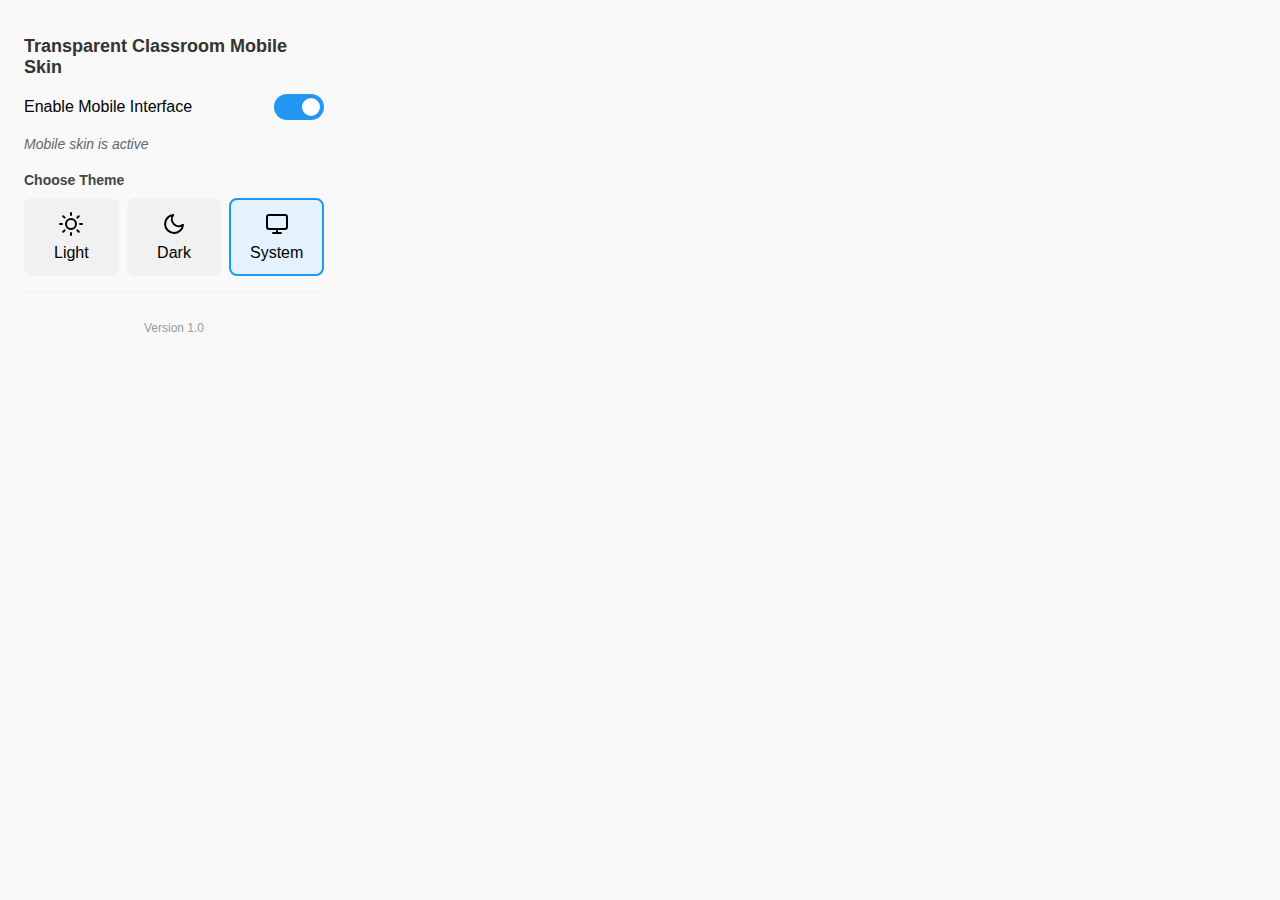
<file: extension/popup.html>
<!DOCTYPE html>
<html>
<head>
  <title>Transparent Classroom Mobile Skin</title>
  <meta charset="UTF-8">
  <meta name="viewport" content="width=device-width, initial-scale=1.0">
  <style>
    body {
      font-family: -apple-system, BlinkMacSystemFont, "Segoe UI", Roboto, "Helvetica Neue", Arial, sans-serif;
      width: 300px;
      padding: 16px;
      background-color: #f9f9f9;
    }
    
    h1 {
      font-size: 18px;
      margin-bottom: 16px;
      color: #333;
    }
    
    h2 {
      font-size: 14px;
      margin: 20px 0 10px;
      color: #444;
    }
    
    .toggle-container {
      display: flex;
      align-items: center;
      justify-content: space-between;
      margin-bottom: 16px;
    }
    
    .toggle {
      position: relative;
      display: inline-block;
      width: 50px;
      height: 26px;
    }
    
    .toggle input {
      opacity: 0;
      width: 0;
      height: 0;
    }
    
    .slider {
      position: absolute;
      cursor: pointer;
      top: 0;
      left: 0;
      right: 0;
      bottom: 0;
      background-color: #ccc;
      transition: .4s;
      border-radius: 34px;
    }
    
    .slider:before {
      position: absolute;
      content: "";
      height: 18px;
      width: 18px;
      left: 4px;
      bottom: 4px;
      background-color: white;
      transition: .4s;
      border-radius: 50%;
    }
    
    input:checked + .slider {
      background-color: #2196F3;
    }
    
    input:focus + .slider {
      box-shadow: 0 0 1px #2196F3;
    }
    
    input:checked + .slider:before {
      transform: translateX(24px);
    }
    
    .status {
      font-size: 14px;
      color: #666;
      font-style: italic;
      margin-bottom: 20px;
    }

    .theme-options {
      display: flex;
      justify-content: space-between;
      margin-bottom: 16px;
    }
    
    .theme-option {
      flex: 1;
      text-align: center;
      padding: 12px 8px;
      background-color: #f1f1f1;
      border-radius: 8px;
      cursor: pointer;
      margin: 0 4px;
      border: 2px solid transparent;
      transition: all 0.2s ease;
    }
    
    .theme-option:first-child {
      margin-left: 0;
    }
    
    .theme-option:last-child {
      margin-right: 0;
    }
    
    .theme-option:hover {
      background-color: #e5e5e5;
    }
    
    .theme-option.selected {
      border-color: #2196F3;
      background-color: #e3f2fd;
    }
    
    .theme-option .icon {
      display: block;
      width: 24px;
      height: 24px;
      margin: 0 auto 8px;
      background-size: contain;
      background-repeat: no-repeat;
      background-position: center;
    }
    
    .theme-option .light-icon {
      background-image: url("data:image/svg+xml,%3Csvg xmlns='http://www.w3.org/2000/svg' width='24' height='24' viewBox='0 0 24 24' fill='none' stroke='currentColor' stroke-width='2' stroke-linecap='round' stroke-linejoin='round'%3E%3Ccircle cx='12' cy='12' r='5'%3E%3C/circle%3E%3Cline x1='12' y1='1' x2='12' y2='3'%3E%3C/line%3E%3Cline x1='12' y1='21' x2='12' y2='23'%3E%3C/line%3E%3Cline x1='4.22' y1='4.22' x2='5.64' y2='5.64'%3E%3C/line%3E%3Cline x1='18.36' y1='18.36' x2='19.78' y2='19.78'%3E%3C/line%3E%3Cline x1='1' y1='12' x2='3' y2='12'%3E%3C/line%3E%3Cline x1='21' y1='12' x2='23' y2='12'%3E%3C/line%3E%3Cline x1='4.22' y1='19.78' x2='5.64' y2='18.36'%3E%3C/line%3E%3Cline x1='18.36' y1='5.64' x2='19.78' y2='4.22'%3E%3C/line%3E%3C/svg%3E");
    }
    
    .theme-option .dark-icon {
      background-image: url("data:image/svg+xml,%3Csvg xmlns='http://www.w3.org/2000/svg' width='24' height='24' viewBox='0 0 24 24' fill='none' stroke='currentColor' stroke-width='2' stroke-linecap='round' stroke-linejoin='round'%3E%3Cpath d='M21 12.79A9 9 0 1 1 11.21 3 7 7 0 0 0 21 12.79z'%3E%3C/path%3E%3C/svg%3E");
    }
    
    .theme-option .system-icon {
      background-image: url("data:image/svg+xml,%3Csvg xmlns='http://www.w3.org/2000/svg' width='24' height='24' viewBox='0 0 24 24' fill='none' stroke='currentColor' stroke-width='2' stroke-linecap='round' stroke-linejoin='round'%3E%3Crect x='2' y='3' width='20' height='14' rx='2' ry='2'%3E%3C/rect%3E%3Cline x1='8' y1='21' x2='16' y2='21'%3E%3C/line%3E%3Cline x1='12' y1='17' x2='12' y2='21'%3E%3C/line%3E%3C/svg%3E");
    }
    
    .footer {
      margin-top: 16px;
      font-size: 12px;
      color: #999;
      text-align: center;
      padding-top: 16px;
      border-top: 1px solid #eee;
    }
  </style>
</head>
<body>
  <h1>Transparent Classroom Mobile Skin</h1>
  
  <div class="toggle-container">
    <span>Enable Mobile Interface</span>
    <label class="toggle">
      <input type="checkbox" id="skinToggle" checked>
      <span class="slider"></span>
    </label>
  </div>
  
  <p class="status" id="statusText">Mobile skin is active</p>
  
  <h2>Choose Theme</h2>
  <div class="theme-options">
    <div class="theme-option" data-theme="light">
      <span class="icon light-icon"></span>
      <span>Light</span>
    </div>
    <div class="theme-option" data-theme="dark">
      <span class="icon dark-icon"></span>
      <span>Dark</span>
    </div>
    <div class="theme-option selected" data-theme="system">
      <span class="icon system-icon"></span>
      <span>System</span>
    </div>
  </div>
  
  <div class="footer">
    <p>Version 1.0</p>
  </div>
  
  <script src="popup.js"></script>
</body>
</html>
</file>
